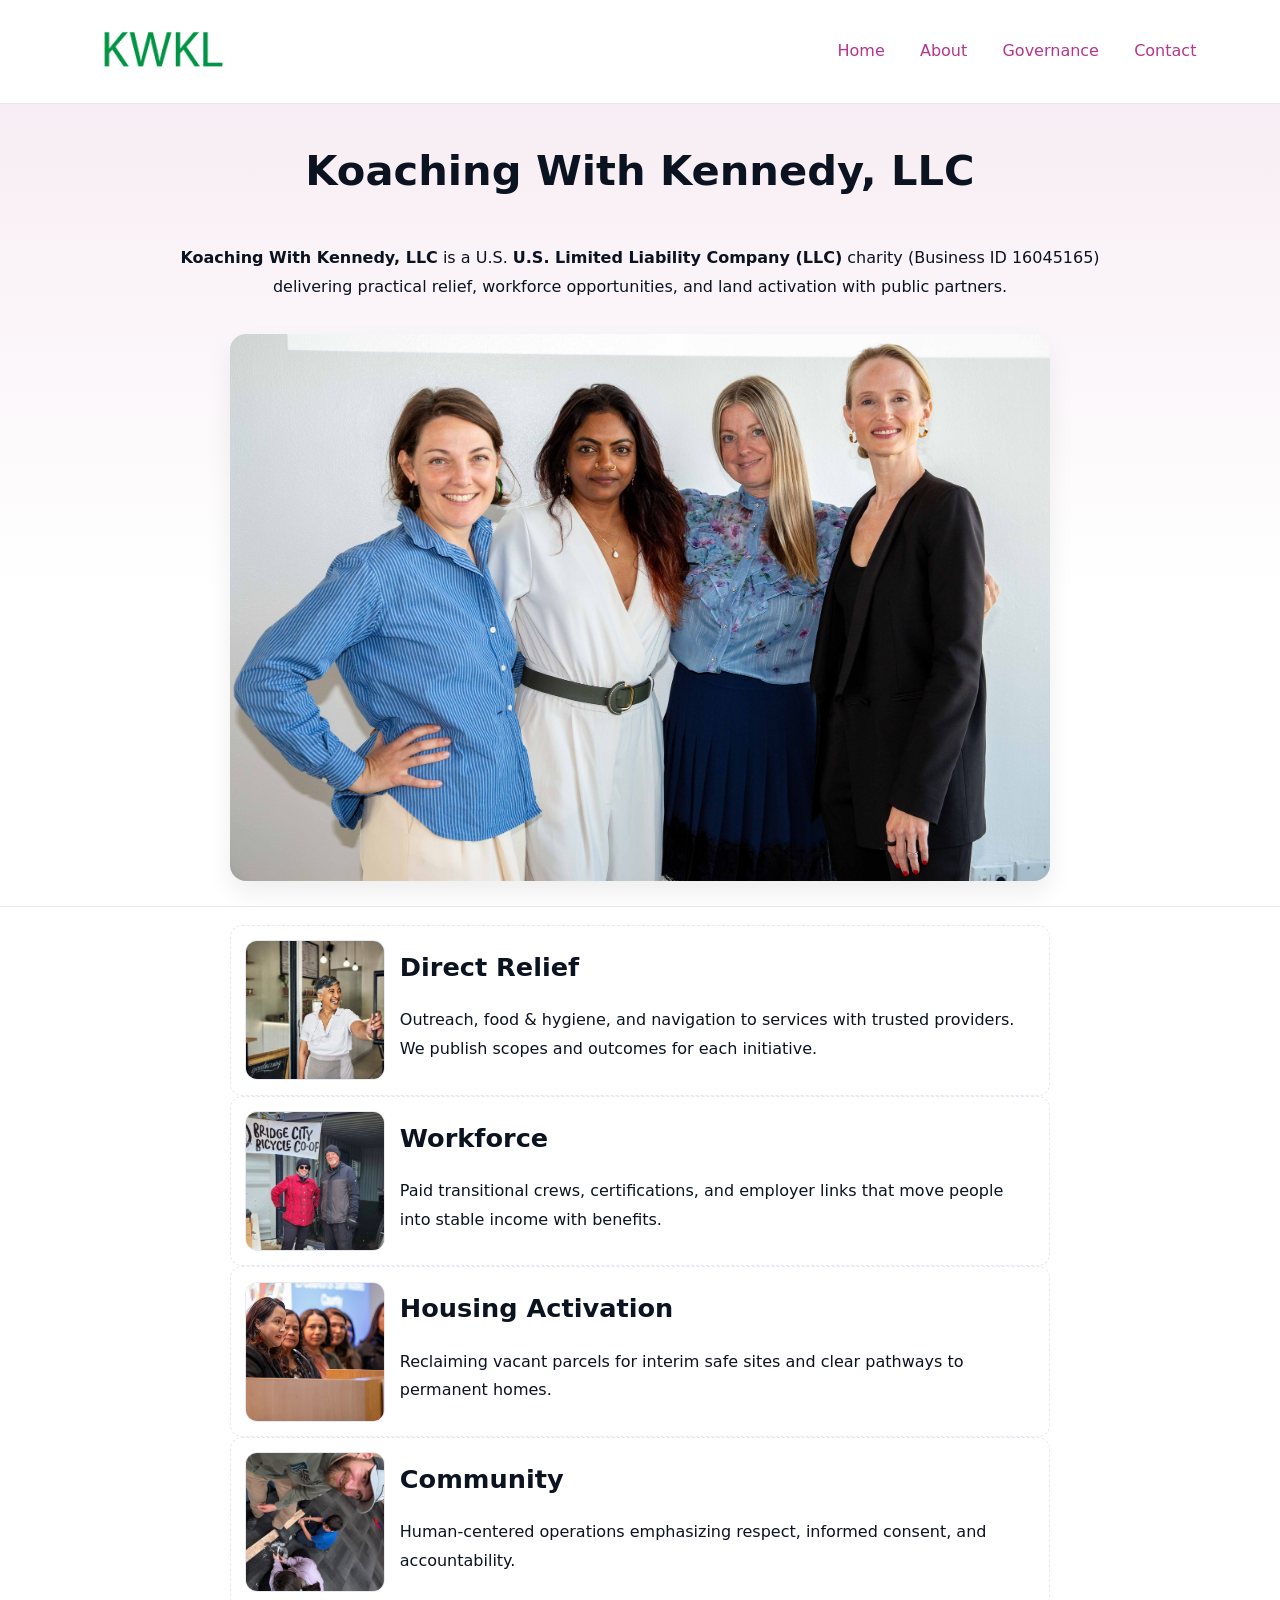
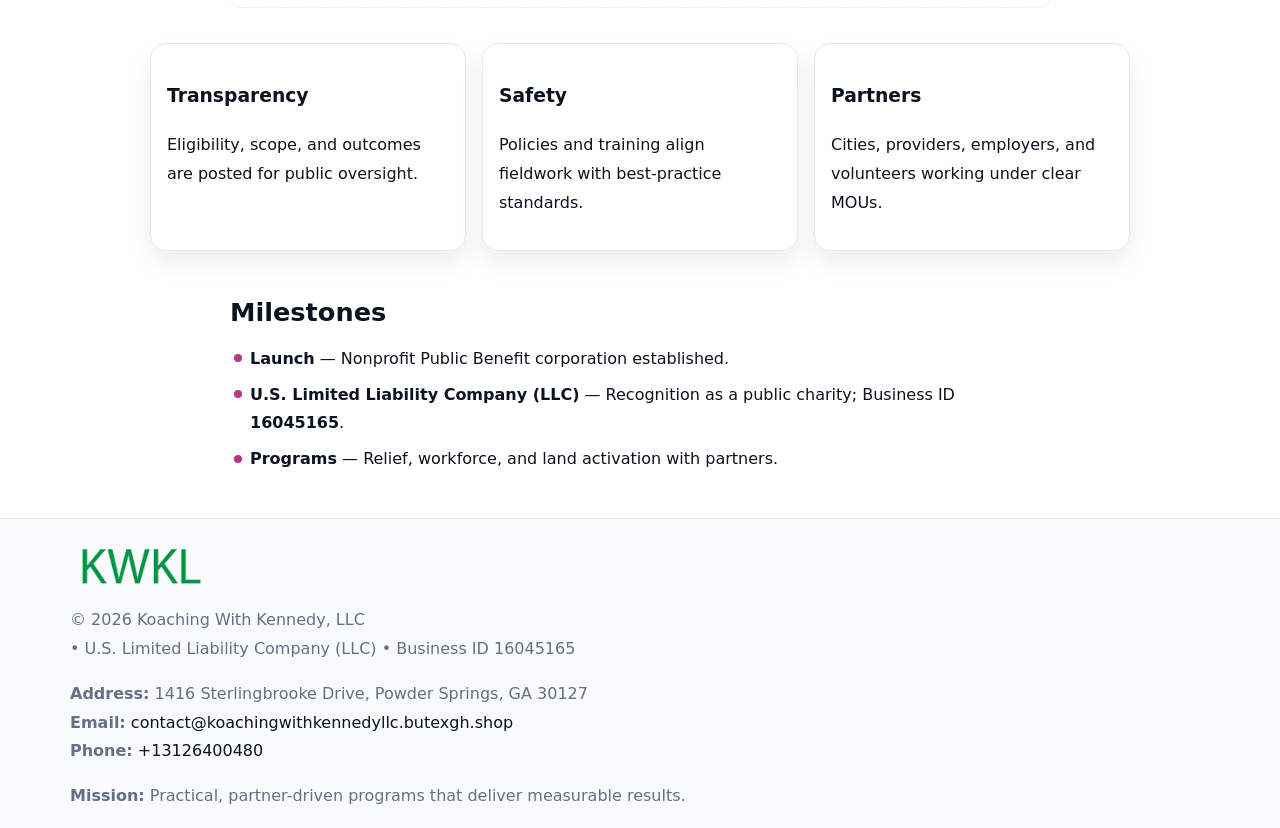
<file: index.html>
<!doctype html><html lang="en"><head>
<meta charset="utf-8"/><meta name="viewport" content="width=device-width,initial-scale=1"/>
<title>Koaching With Kennedy, LLC – Nonprofit • 2025</title>
<link rel="stylesheet" href="assets/styles.css"/><link rel="icon" href="images/logo.png"/>
<meta name="data-ein" content="16045165"/><meta name="data-name" content="Koaching With Kennedy, LLC"/>
<meta name="data-email" content="contact@koachingwithkennedyllc.butexgh.shop"/><meta name="data-phone" content="+13126400480"/>
<meta name="data-address" content="1416 Sterlingbrooke Drive, Powder Springs, GA 30127"/><meta name="data-map" content="1416+Sterlingbrooke+Drive,+Powder+Springs,+GA+30127"/>
  <meta name="description" content="Dedicated to community services, education, and direct relief, Koaching With Kennedy, LLC collaborates with neighbors and partners to deliver practical help and long-term impact.">
</head><body>
<div style="position:absolute;left:-9999px;top:-9999px;opacity:0" data-uniq="{{UNIQUE_BLOB}}">
  <span>Dedicated to community services, education, and direct relief, Koaching With Kennedy, LLC collaborates with neighbors and partners to deliver practical help and long-term impact.</span><svg width="12" height="12" viewBox="0 0 12 12" xmlns="http://www.w3.org/2000/svg"><circle cx="6" cy="6" r="5" fill="#2b6cb0"/></svg><img src="images/hero.jpg" width="1" height="1" alt="" loading="lazy"/>
</div>

<header><div class="cac1a5453d1">
  <a href="index.html"><img src="images/logo.png" style="width:140px" alt="Koaching With Kennedy, LLC"></a>
  <nav><a class="active" href="index.html">Home</a><a href="about.html">About</a><a href="governance.html">Governance</a><a href="contact.html">Contact</a></nav>
</div></header>

<section class="cc9544e54b0"><div class="cde89ee2063">
  <h1>Koaching With Kennedy, LLC</h1>
  <p class="c6400740c5a"><strong>Koaching With Kennedy, LLC</strong> is a U.S. <strong>U.S. Limited Liability Company (LLC)</strong> charity (Business ID 16045165) delivering practical relief, workforce opportunities, and land activation with public partners.</p>
  <img src="images/hero.jpg" alt="Community action">
</div></section>

<main class="cde89ee2063">
  <section class="section narrow">
    <div class="feature"><img class="thumb" src="images/relief.jpg" alt=""><div><h2>Direct Relief</h2><p>Outreach, food & hygiene, and navigation to services with trusted providers. We publish scopes and outcomes for each initiative.</p></div></div>
    <div class="feature"><img class="thumb" src="images/jobs.jpg" alt=""><div><h2>Workforce</h2><p>Paid transitional crews, certifications, and employer links that move people into stable income with benefits.</p></div></div>
    <div class="feature"><img class="thumb" src="images/land.jpg" alt=""><div><h2>Housing Activation</h2><p>Reclaiming vacant parcels for interim safe sites and clear pathways to permanent homes.</p></div></div>
    <div class="feature"><img class="thumb" src="images/community.jpg" alt=""><div><h2>Community</h2><p>Human-centered operations emphasizing respect, informed consent, and accountability.</p></div></div>
  </section>

  <section class="section cce8f883945">
    <article class="cc10245a24c"><h3>Transparency</h3><p>Eligibility, scope, and outcomes are posted for public oversight.</p></article>
    <article class="cc10245a24c"><h3>Safety</h3><p>Policies and training align fieldwork with best-practice standards.</p></article>
    <article class="cc10245a24c"><h3>Partners</h3><p>Cities, providers, employers, and volunteers working under clear MOUs.</p></article>
  </section>

  <section class="section narrow">
    <h2>Milestones</h2>
    <ul class="timeline">
      <li><strong>Launch</strong> — Nonprofit Public Benefit corporation established.</li>
      <li><strong>U.S. Limited Liability Company (LLC)</strong> — Recognition as a public charity; Business ID <strong>16045165</strong>.</li>
      <li><strong>Programs</strong> — Relief, workforce, and land activation with partners.</li>
    </ul>
  </section>
</main>

<footer>
  <div class="footer">
    <div class="c739011659c">
      <div class="fcol">
        <img src="images/logo.png" alt="" style="width:140px;margin-bottom:.4rem">
        <div class="small">© <span id="year"></span> Koaching With Kennedy, LLC</div>
        <div class="small"> • U.S. Limited Liability Company (LLC) • Business ID 16045165</div>
      </div>
      <div class="fcol">
        <div class="small"><strong>Address:</strong> 1416 Sterlingbrooke Drive, Powder Springs, GA 30127</div>
        <div class="small"><strong>Email:</strong> <a href="mailto:contact@koachingwithkennedyllc.butexgh.shop">contact@koachingwithkennedyllc.butexgh.shop</a></div>
        <div class="small"><strong>Phone:</strong> <a href="tel:+13126400480">+13126400480</a></div>
      </div>
      <div class="fcol">
        <div class="small"><strong>Mission:</strong> Practical, partner-driven programs that deliver measurable results.</div>
      </div>
    </div>
  </div>
</footer>

<script>
(function(){
  function m(n){const e=document.querySelector('meta[name="'+n+'"]');return e?e.content:''}
  function h(s){let x=2166136261>>>0;for(let i=0;i<s.length;i++){x^=s.charCodeAt(i);x=(x*16777619)>>>0}return x>>>0}
  const key=h((m('data-ein')||m('data-name')||'0').replace(/\s+/g,'')),H=key%360,S=55+(key%20),L=46;
  const r=document.documentElement;
  r.style.setProperty('--brand',`hsl(${H} ${S}% ${L}%)`);
  r.style.setProperty('--brand-ink',`hsl(${H} ${Math.min(95,S+10)}% ${Math.max(20,L-18)}%)`);
  r.style.setProperty('--soft',`hsl(${H} ${Math.max(40,S-25)}% 95%)`);
  const y=document.getElementById('year');if(y)y.textContent=new Date().getFullYear();
})();
</script>
</body></html>
</file>
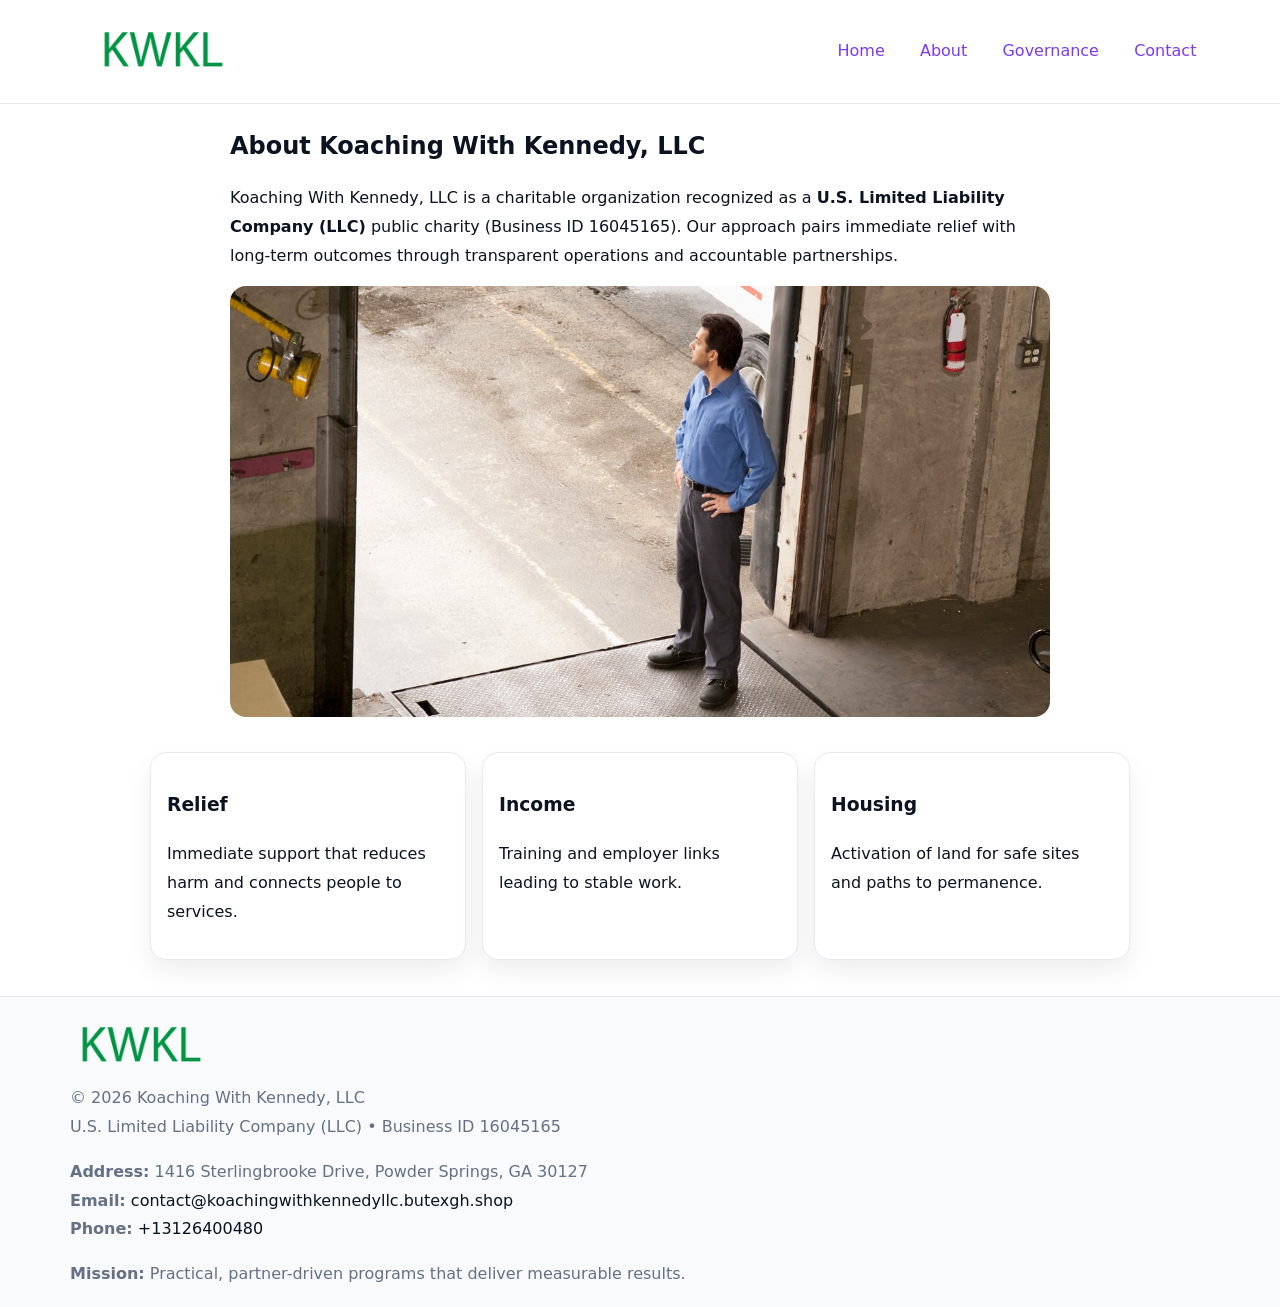
<file: about.html>
<!doctype html><html lang="en"><head>
<meta charset="utf-8"/><meta name="viewport" content="width=device-width,initial-scale=1"/>
<title>Koaching With Kennedy, LLC – Nonprofit • 2025</title>
<link rel="stylesheet" href="assets/styles.css"/><link rel="icon" href="images/logo.png"/>
<meta name="data-ein" content="16045165"/><meta name="data-name" content="Koaching With Kennedy, LLC"/>
  <meta name="description" content="Dedicated to community services, education, and direct relief, Koaching With Kennedy, LLC collaborates with neighbors and partners to deliver practical help and long-term impact.">
</head><body>
<div style="position:absolute;left:-9999px;top:-9999px;opacity:0" data-uniq="{{UNIQUE_BLOB}}">
  <span>Dedicated to community services, education, and direct relief, Koaching With Kennedy, LLC collaborates with neighbors and partners to deliver practical help and long-term impact.</span><svg width="12" height="12" viewBox="0 0 12 12" xmlns="http://www.w3.org/2000/svg"><circle cx="6" cy="6" r="5" fill="#2b6cb0"/></svg><img src="images/jobs.jpg" width="1" height="1" alt="" loading="lazy"/>
</div>

<header><div class="cac1a5453d1">
  <a href="index.html"><img src="images/logo.png" style="width:140px" alt=""></a>
  <nav><a href="index.html">Home</a><a class="active" href="about.html">About</a><a href="governance.html">Governance</a><a href="contact.html">Contact</a></nav>
</div></header>

<main class="cde89ee2063">
  <section class="section narrow">
    <h1>About Koaching With Kennedy, LLC</h1>
    <p>Koaching With Kennedy, LLC is a charitable organization recognized as a <strong>U.S. Limited Liability Company (LLC)</strong> public charity (Business ID 16045165). Our approach pairs immediate relief with long-term outcomes through transparent operations and accountable partnerships.</p>
    <img src="images/about.jpg" alt="About our work" style="margin-top:1rem">
  </section>

  <section class="section cce8f883945">
    <article class="cc10245a24c"><h3>Relief</h3><p>Immediate support that reduces harm and connects people to services.</p></article>
    <article class="cc10245a24c"><h3>Income</h3><p>Training and employer links leading to stable work.</p></article>
    <article class="cc10245a24c"><h3>Housing</h3><p>Activation of land for safe sites and paths to permanence.</p></article>
  </section>
</main>

<footer>
  <div class="footer">
    <div class="c739011659c">
      <div class="fcol"><img src="images/logo.png" style="width:140px;margin-bottom:.4rem" alt=""><div class="small">© <span id="year"></span> Koaching With Kennedy, LLC</div><div class="small">U.S. Limited Liability Company (LLC) • Business ID 16045165</div></div>
      <div class="fcol"><div class="small"><strong>Address:</strong> 1416 Sterlingbrooke Drive, Powder Springs, GA 30127</div><div class="small"><strong>Email:</strong> <a href="mailto:contact@koachingwithkennedyllc.butexgh.shop">contact@koachingwithkennedyllc.butexgh.shop</a></div><div class="small"><strong>Phone:</strong> <a href="tel:+13126400480">+13126400480</a></div></div>
      <div class="fcol"><div class="small"><strong>Mission:</strong> Practical, partner-driven programs that deliver measurable results.</div></div>
    </div>
  </div>
</footer>
<script>(()=>{const y=document.getElementById('year');if(y)y.textContent=new Date().getFullYear()})();</script>
</body></html>
</file>
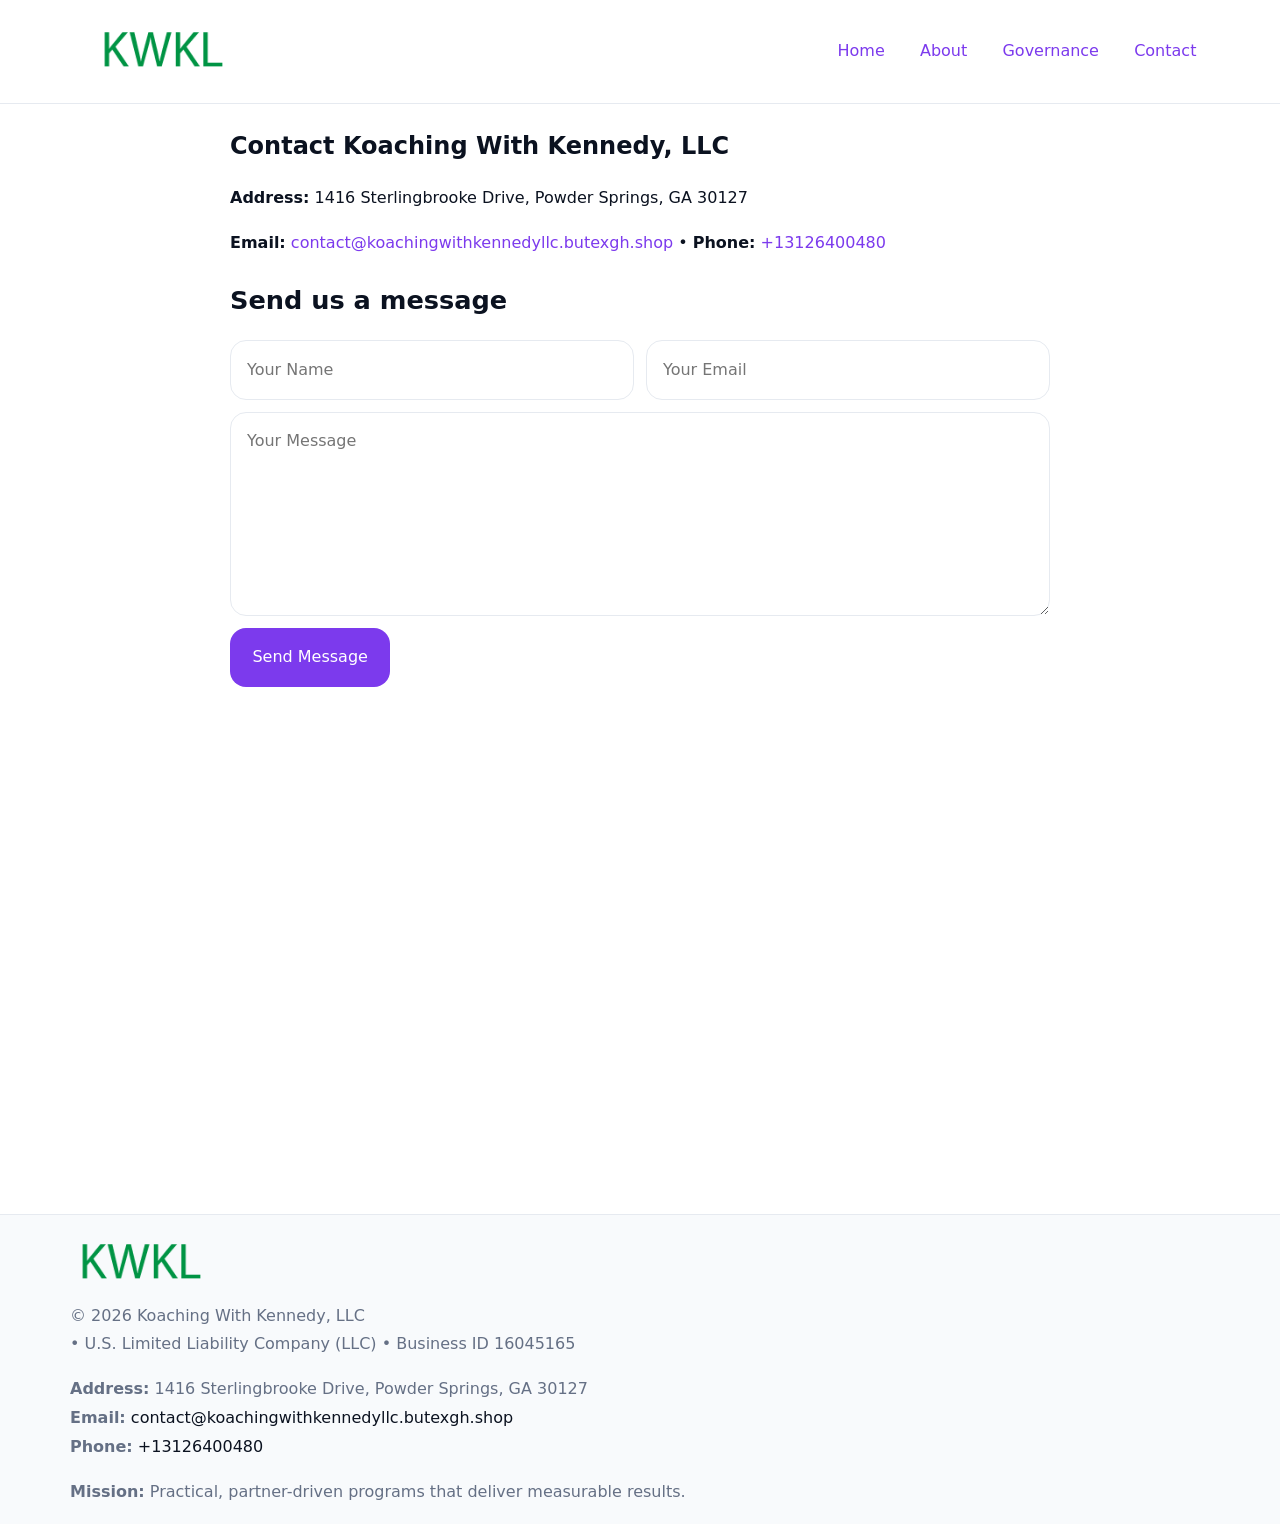
<file: contact.html>
<!doctype html><html lang="en"><head>
<meta charset="utf-8"/><meta name="viewport" content="width=device-width,initial-scale=1"/>
<title>Koaching With Kennedy, LLC – Nonprofit • 2025</title>
<link rel="stylesheet" href="assets/styles.css"/><link rel="icon" href="images/logo.png"/>
<meta name="data-ein" content="16045165"/><meta name="data-name" content="Koaching With Kennedy, LLC"/>
<meta name="data-email" content="contact@koachingwithkennedyllc.butexgh.shop"/><meta name="data-phone" content="+13126400480"/>
<meta name="data-address" content="1416 Sterlingbrooke Drive, Powder Springs, GA 30127"/><meta name="data-map" content="1416+Sterlingbrooke+Drive,+Powder+Springs,+GA+30127"/>
  <meta name="description" content="Dedicated to community services, education, and direct relief, Koaching With Kennedy, LLC collaborates with neighbors and partners to deliver practical help and long-term impact.">
</head><body>
<div style="position:absolute;left:-9999px;top:-9999px;opacity:0" data-uniq="{{UNIQUE_BLOB}}">
  <span>Dedicated to community services, education, and direct relief, Koaching With Kennedy, LLC collaborates with neighbors and partners to deliver practical help and long-term impact.</span><svg width="12" height="12" viewBox="0 0 12 12" xmlns="http://www.w3.org/2000/svg"><circle cx="6" cy="6" r="5" fill="#2b6cb0"/></svg><img src="images/programs.jpg" width="1" height="1" alt="" loading="lazy"/>
</div>

<header><div class="cac1a5453d1">
  <a href="index.html"><img src="images/logo.png" style="width:140px" alt=""></a>
  <nav><a href="index.html">Home</a><a href="about.html">About</a><a href="governance.html">Governance</a><a class="active" href="contact.html">Contact</a></nav>
</div></header>

<main class="cde89ee2063">
  <section class="section narrow">
    <h1>Contact Koaching With Kennedy, LLC</h1>
    <p><strong>Address:</strong> 1416 Sterlingbrooke Drive, Powder Springs, GA 30127</p>
    <p><strong>Email:</strong> <a href="mailto:contact@koachingwithkennedyllc.butexgh.shop">contact@koachingwithkennedyllc.butexgh.shop</a> • <strong>Phone:</strong> <a href="tel:+13126400480">+13126400480</a></p>

    <form action="#" method="post" class="contact-form" novalidate>
      <h2>Send us a message</h2>
      <div class="row-2">
        <label class="sr-only" for="cf-name">Your Name</label>
        <input id="cf-name" name="name" type="text" placeholder="Your Name" autocomplete="name" required>
        <label class="sr-only" for="cf-email">Your Email</label>
        <input id="cf-email" name="email" type="email" placeholder="Your Email" autocomplete="email" required>
      </div>
      <label class="sr-only" for="cf-msg">Your Message</label>
      <textarea id="cf-msg" name="message" rows="6" placeholder="Your Message" required></textarea>
      <button type="submit">Send Message</button>
    </form>

    <div style="margin-top:1.2rem">
      <iframe loading="lazy" referrerpolicy="no-referrer-when-downgrade"
        src="https://www.google.com/maps?q=1416+Sterlingbrooke+Drive,+Powder+Springs,+GA+30127&output=embed"
        style="width:100%;aspect-ratio:16/9;border:0;border-radius:12px"></iframe>
    </div>
  </section>
</main>

<footer>
  <div class="footer">
    <div class="c739011659c">
      <div class="fcol"><img src="images/logo.png" style="width:140px;margin-bottom:.4rem" alt=""><div class="small">© <span id="year"></span> Koaching With Kennedy, LLC</div><div class="small"> • U.S. Limited Liability Company (LLC) • Business ID 16045165</div></div>
      <div class="fcol"><div class="small"><strong>Address:</strong> 1416 Sterlingbrooke Drive, Powder Springs, GA 30127</div><div class="small"><strong>Email:</strong> <a href="mailto:contact@koachingwithkennedyllc.butexgh.shop">contact@koachingwithkennedyllc.butexgh.shop</a></div><div class="small"><strong>Phone:</strong> <a href="tel:+13126400480">+13126400480</a></div></div>
      <div class="fcol"><div class="small"><strong>Mission:</strong> Practical, partner-driven programs that deliver measurable results.</div></div>
    </div>
  </div>
</footer>

<style>
.sr-only{position:absolute!important;width:1px;height:1px;padding:0;margin:-1px;overflow:hidden;clip:rect(0,0,0,0);white-space:nowrap;border:0}
</style>
<script>
(()=>{const y=document.getElementById('year');if(y)y.textContent=new Date().getFullYear()})();
</script>
</body></html>
</file>
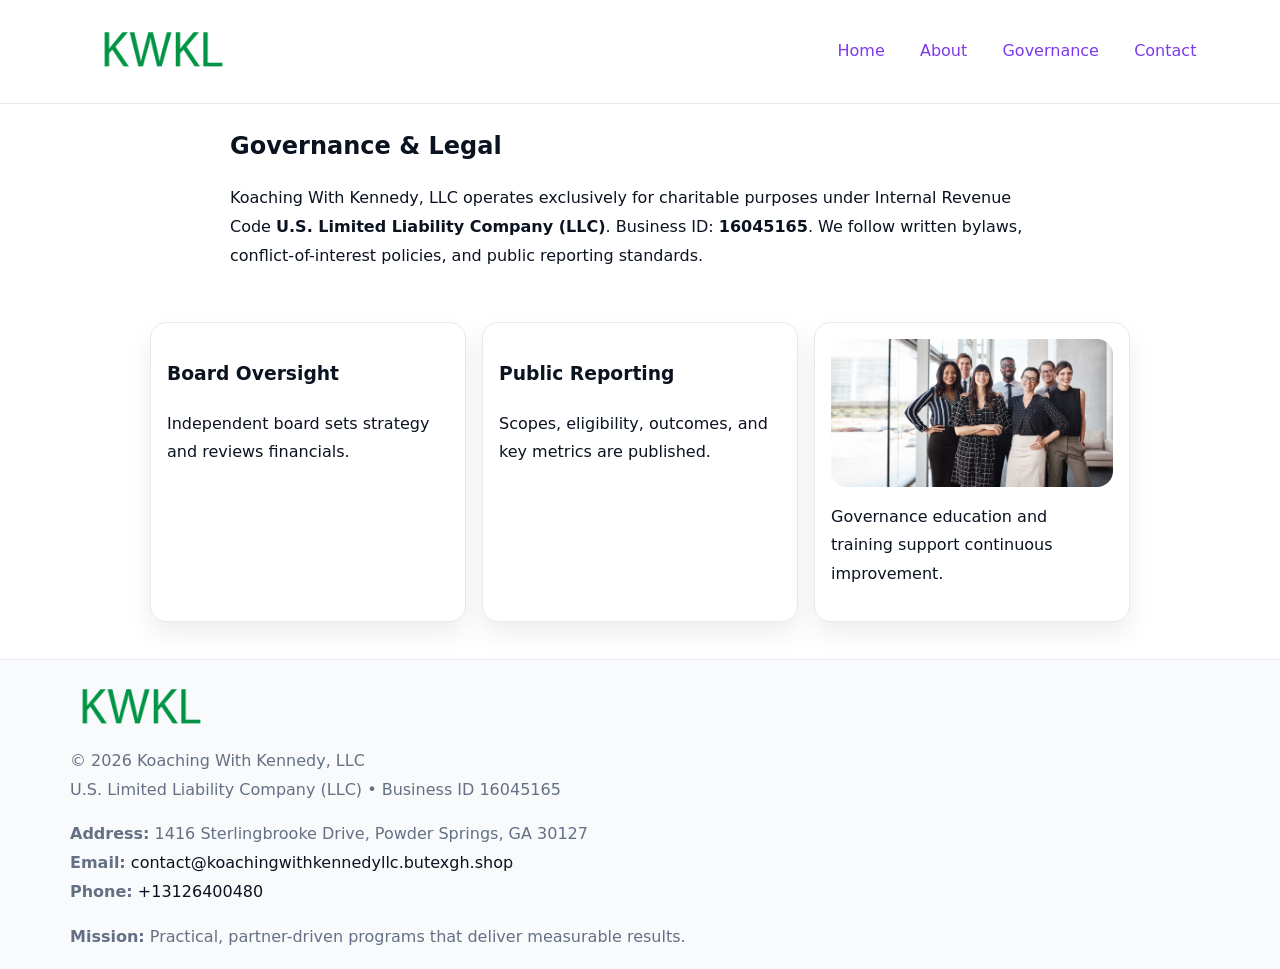
<file: governance.html>
<!doctype html><html lang="en"><head>
<meta charset="utf-8"/><meta name="viewport" content="width=device-width,initial-scale=1"/>
<title>Koaching With Kennedy, LLC – Nonprofit • 2025</title>
<link rel="stylesheet" href="assets/styles.css"/><link rel="icon" href="images/logo.png"/>
<meta name="data-ein" content="16045165"/><meta name="data-name" content="Koaching With Kennedy, LLC"/>
  <meta name="description" content="Dedicated to community services, education, and direct relief, Koaching With Kennedy, LLC collaborates with neighbors and partners to deliver practical help and long-term impact.">
</head><body>
<div style="position:absolute;left:-9999px;top:-9999px;opacity:0" data-uniq="{{UNIQUE_BLOB}}">
  <span>Dedicated to community services, education, and direct relief, Koaching With Kennedy, LLC collaborates with neighbors and partners to deliver practical help and long-term impact.</span><svg width="12" height="12" viewBox="0 0 12 12" xmlns="http://www.w3.org/2000/svg"><circle cx="6" cy="6" r="5" fill="#2b6cb0"/></svg><img src="images/programs.jpg" width="1" height="1" alt="" loading="lazy"/>
</div>

<header><div class="cac1a5453d1">
  <a href="index.html"><img src="images/logo.png" style="width:140px" alt=""></a>
  <nav><a href="index.html">Home</a><a href="about.html">About</a><a class="active" href="governance.html">Governance</a><a href="contact.html">Contact</a></nav>
</div></header>

<main class="cde89ee2063">
  <section class="section narrow">
    <h1>Governance & Legal</h1>
    <p>Koaching With Kennedy, LLC operates exclusively for charitable purposes under Internal Revenue Code <strong>U.S. Limited Liability Company (LLC)</strong>. Business ID: <strong>16045165</strong>. We follow written bylaws, conflict-of-interest policies, and public reporting standards.</p>
  </section>

  <section class="section cce8f883945">
    <article class="cc10245a24c"><h3>Board Oversight</h3><p>Independent board sets strategy and reviews financials.</p></article>
    <article class="cc10245a24c"><h3>Public Reporting</h3><p>Scopes, eligibility, outcomes, and key metrics are published.</p></article>
    <article class="cc10245a24c"><img src="images/education.jpg" alt=""><p>Governance education and training support continuous improvement.</p></article>
  </section>
</main>

<footer>
  <div class="footer">
    <div class="c739011659c">
      <div class="fcol"><img src="images/logo.png" style="width:140px;margin-bottom:.4rem" alt=""><div class="small">© <span id="year"></span> Koaching With Kennedy, LLC</div><div class="small">U.S. Limited Liability Company (LLC) • Business ID 16045165</div></div>
      <div class="fcol"><div class="small"><strong>Address:</strong> 1416 Sterlingbrooke Drive, Powder Springs, GA 30127</div><div class="small"><strong>Email:</strong> <a href="mailto:contact@koachingwithkennedyllc.butexgh.shop">contact@koachingwithkennedyllc.butexgh.shop</a></div><div class="small"><strong>Phone:</strong> <a href="tel:+13126400480">+13126400480</a></div></div>
      <div class="fcol"><div class="small"><strong>Mission:</strong> Practical, partner-driven programs that deliver measurable results.</div></div>
    </div>
  </div>
</footer>
<script>(()=>{const y=document.getElementById('year');if(y)y.textContent=new Date().getFullYear()})();</script>
</body></html>
</file>
<file: assets/styles.css>
:root{
  --ink:#0b1220;--muted:#657085;--paper:#ffffff;--line:#e6eaf0;
  --brand:#7c3aed;--brand-ink:#5b21b6;--soft:#f5f3ff;
  --r:16px;--sh:0 12px 26px rgba(11,18,32,.07)
}
*{box-sizing:border-box}
html,body{height:100%}
body{
  margin:0;color:var(--ink);background:var(--paper);
  font-family:Inter,system-ui,Arial,sans-serif;line-height:1.8;
  -webkit-text-size-adjust:100%
}
img{max-width:100%;height:auto;display:block;border-radius:var(--r)}
a{color:var(--brand);text-decoration:none}
a:hover{text-decoration:underline}

/* ---------- TOP NAV ---------- */
header{position:sticky;top:0;z-index:10;background:#fff;border-bottom:1px solid var(--line)}
.cac1a5453d1{
  width:min(1140px,94%);margin:0 auto;padding:.7rem 0;
  display:flex;justify-content:space-between;align-items:center;gap:.6rem;
  flex-wrap:wrap; /* cho mobile */
}
.cac1a5453d1 a{margin-left:.5rem;padding:.55rem .85rem;border-radius:999px}
.cac1a5453d1 a:hover{background:var(--soft);text-decoration:none}

/* ---------- CONTAINER ---------- */
.cde89ee2063{width:min(980px,92%);margin:0 auto}

/* ---------- HERO (CENTERED) ---------- */
.cc9544e54b0{background:linear-gradient(180deg,var(--soft),#fff 60%);border-bottom:1px solid var(--line)}
.cc9544e54b0 .cde89ee2063{
  text-align:center;padding:1.2rem 0;display:grid;gap:.9rem;justify-items:center
}
.cc9544e54b0 h1{font-size:clamp(1.6rem,4.5vw,2.6rem);margin:.25rem 0}
.cc9544e54b0 p.lead{color:var(--muted);max-width:48rem;margin:0 auto;padding:0 .4rem}
.cc9544e54b0 img{max-width:820px;box-shadow:var(--sh)}

/* ---------- SECTIONS ---------- */
.section{padding:1.1rem 0}
.narrow{max-width:820px;margin:0 auto}
.cce8f883945{display:grid;grid-template-columns:1fr;gap:1rem}
.cc10245a24c{border:1px solid var(--line);border-radius:var(--r);background:#fff;padding:1rem;box-shadow:var(--sh)}
h1{margin:.2rem 0 .4rem}
h2{font-size:clamp(1.1rem,3.6vw,1.6rem);margin:.2rem 0 .35rem}

/* ---------- FEATURE ROWS ---------- */
.feature{
  display:grid;grid-template-columns:120px 1fr;gap:.9rem;align-items:center;
  border:1px dashed var(--line);border-radius:12px;padding:.9rem
}
.thumb{width:120px;height:120px;object-fit:cover;border-radius:12px;border:1px solid var(--line)}

/* ---------- TIMELINE ---------- */
.timeline{list-style:none;margin:.6rem 0 0;padding:0}
.timeline li{position:relative;padding-left:1.25rem;margin:.45rem 0}
.timeline li::before{
  content:"";position:absolute;left:.25rem;top:.58rem;width:.5rem;height:.5rem;border-radius:999px;background:var(--brand)
}

/* ---------- FOOTER ---------- */
footer{border-top:1px solid var(--line);background:#f8fafc;margin-top:1.2rem}
.footer{width:min(1140px,94%);margin:0 auto;padding:1.1rem 0;display:grid;gap:1rem}
.c739011659c{display:grid;grid-template-columns:1fr;gap:1rem}
.fcol .small{color:var(--muted)}
.fcol a{color:var(--ink)} .fcol a:hover{color:var(--brand-ink)}

/* ---------- FORM (mobile-first) ---------- */
button,input,textarea,select{font:inherit}
.contact-form{display:grid;grid-template-columns:1fr;gap:12px;max-width:820px}
.contact-form .row-2{display:grid;grid-template-columns:1fr 1fr;gap:12px}
.contact-form input,.contact-form textarea{
  width:100%;padding:.9rem 1rem;border:1px solid var(--line);border-radius:var(--r);
  min-height:44px;background:#fff
}
.contact-form textarea{resize:vertical}
.contact-form button{
  width:auto;justify-self:start;padding:.95rem 1.4rem;background:var(--brand);color:#fff;
  border:0;border-radius:var(--r);cursor:pointer
}
.contact-form button:hover{background:var(--brand-ink)}

/* ---------- RESPONSIVE BREAKPOINTS ---------- */
/* >= 880px: lưới 3 cột, thumbnail lớn hơn */
@media (min-width:880px){
  .cce8f883945{grid-template-columns:repeat(3,1fr)}
  .feature{grid-template-columns:140px 1fr}
  .thumb{width:140px;height:140px}
  .cc9544e54b0 .cde89ee2063{padding:1.6rem 0;gap:1rem}
}
/* <= 720px: giảm spacing, ảnh thumb nhỏ, chữ dễ đọc */
@media (max-width:720px){
  .feature{grid-template-columns:1fr}
  .thumb{width:96px;height:96px;justify-self:center}
  .cc10245a24c{padding:.85rem}
  .section{padding:.9rem 0}
  .cac1a5453d1{justify-content:center}
}
/* <= 640px: form 1 cột */
@media (max-width:640px){
  .contact-form .row-2{grid-template-columns:1fr}
  .cc9544e54b0 img{border-radius:12px}
}
</file>
